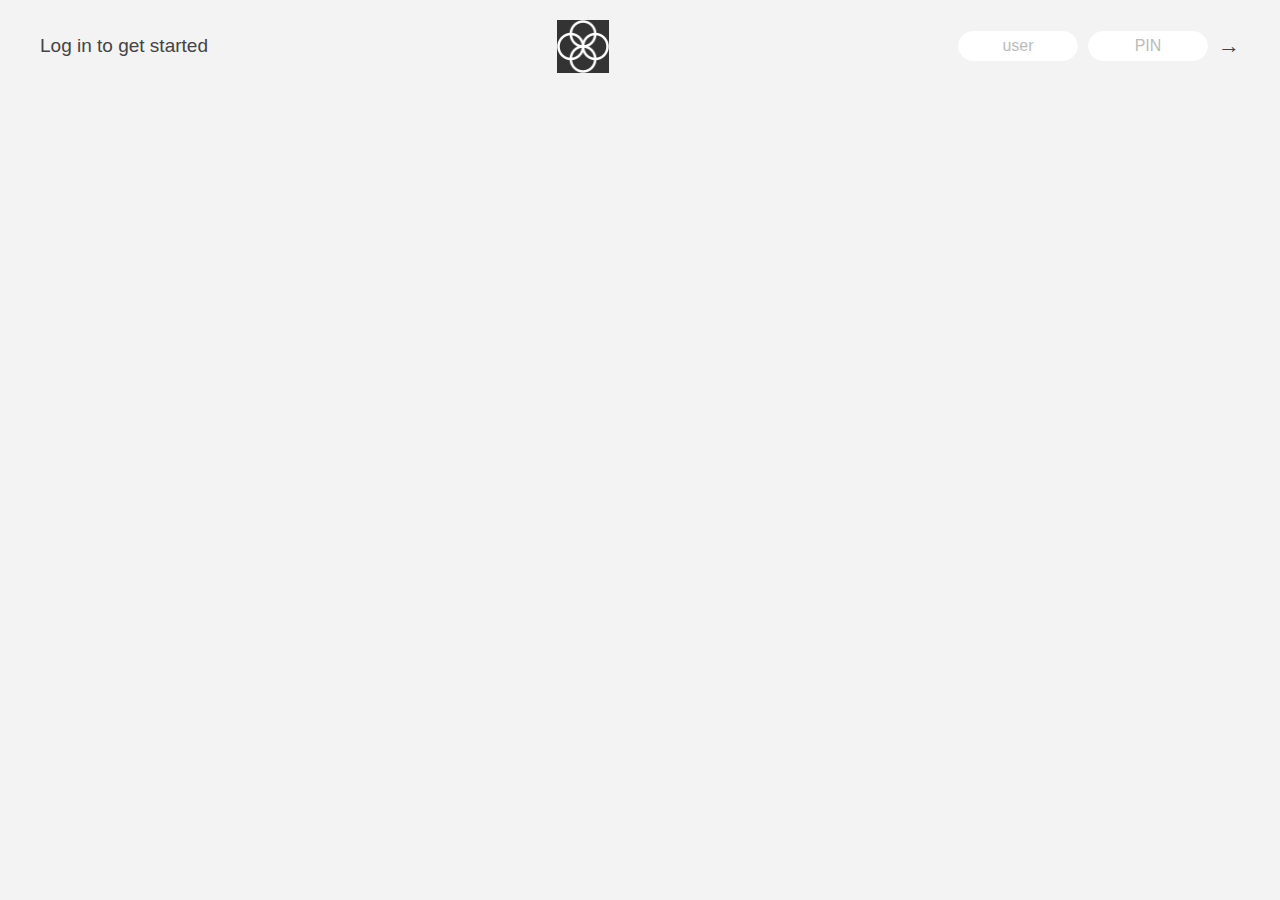
<file: BankistAPP/index.html>
<!DOCTYPE html>
<html lang="en">
<head>
    <meta charset="UTF-8">
    <meta name="viewport" content="width=device-width, initial-scale=1.0">
    <title>Document</title>
    <link rel="stylesheet" href="./style.css">
</head>
<body>

    <nav>
        <p class="welcome">Log in to get started</p>
        <img src="images/icon.png" alt="Logo" class="logo" />
        <form class="login">
          <input
            type="text"
            placeholder="user"
            class="login__input login__input--user"
          />
          <!-- In practice, use type="password" -->
          <input
            type="text"
            placeholder="PIN"
            maxlength="4"
            class="login__input login__input--pin"
          />
          <button class="login__btn">&rarr;</button>
        </form>
      </nav>
  
      <main class="app">
        <!-- BALANCE -->
        <div class="balance">
          <div>
            <p class="balance__label">Current balance</p>
            <p class="balance__date">
              As of <span class="date">05/03/2037</span>
            </p>
          </div>
          <p class="balance__value">0000€</p>
        </div>
  
        <!-- MOVEMENTS -->
        <div class="movements">
          <div class="movements__row">
            <div class="movements__type movements__type--deposit">2 deposit</div>
            <div class="movements__date">3 days ago</div>
            <div class="movements__value">4 000€</div>
          </div>
          <div class="movements__row">
            <div class="movements__type movements__type--withdrawal">
              1 withdrawal
            </div>
            <div class="movements__date">24/01/2037</div>
            <div class="movements__value">-378€</div>
          </div>
        </div>
  
        <!-- SUMMARY -->
        <div class="summary">
          <p class="summary__label">In</p>
          <p class="summary__value summary__value--in">0000€</p>
          <p class="summary__label">Out</p>
          <p class="summary__value summary__value--out">0000€</p>
          <p class="summary__label">Interest</p>
          <p class="summary__value summary__value--interest">0000€</p>
          <button class="btn--sort">&downarrow; SORT</button>
        </div>
  
        <!-- OPERATION: TRANSFERS -->
        <div class="operation operation--transfer">
          <h2>Transfer money</h2>
          <form class="form form--transfer">
            <input type="text" class="form__input form__input--to" />
            <input type="number" class="form__input form__input--amount" />
            <button class="form__btn form__btn--transfer">&rarr;</button>
            <label class="form__label">Transfer to</label>
            <label class="form__label">Amount</label>
          </form>
        </div>
  
        <!-- OPERATION: LOAN -->
        <div class="operation operation--loan">
          <h2>Request loan</h2>
          <form class="form form--loan">
            <input type="number" class="form__input form__input--loan-amount" />
            <button class="form__btn form__btn--loan">&rarr;</button>
            <label class="form__label form__label--loan">Amount</label>
          </form>
        </div>
  
        <!-- OPERATION: CLOSE -->
        <div class="operation operation--close">
          <h2>Close account</h2>
          <form class="form form--close">
            <input type="text" class="form__input form__input--user" />
            <input
              type="password"
              maxlength="6"
              class="form__input form__input--pin"
            />
            <button class="form__btn form__btn--close">&rarr;</button>
            <label class="form__label">Confirm user</label>
            <label class="form__label">Confirm PIN</label>
          </form>
        </div>
  
        <!-- LOGOUT TIMER -->
        <p class="logout-timer">
          You will be logged out in <span class="timer">05:00</span>
        </p>
      </main>
  
      <!-- <footer>
        &copy; 
      </footer> -->
  
    <script src="./script.js"></script>
    
   
    
</body>
</html>
</file>
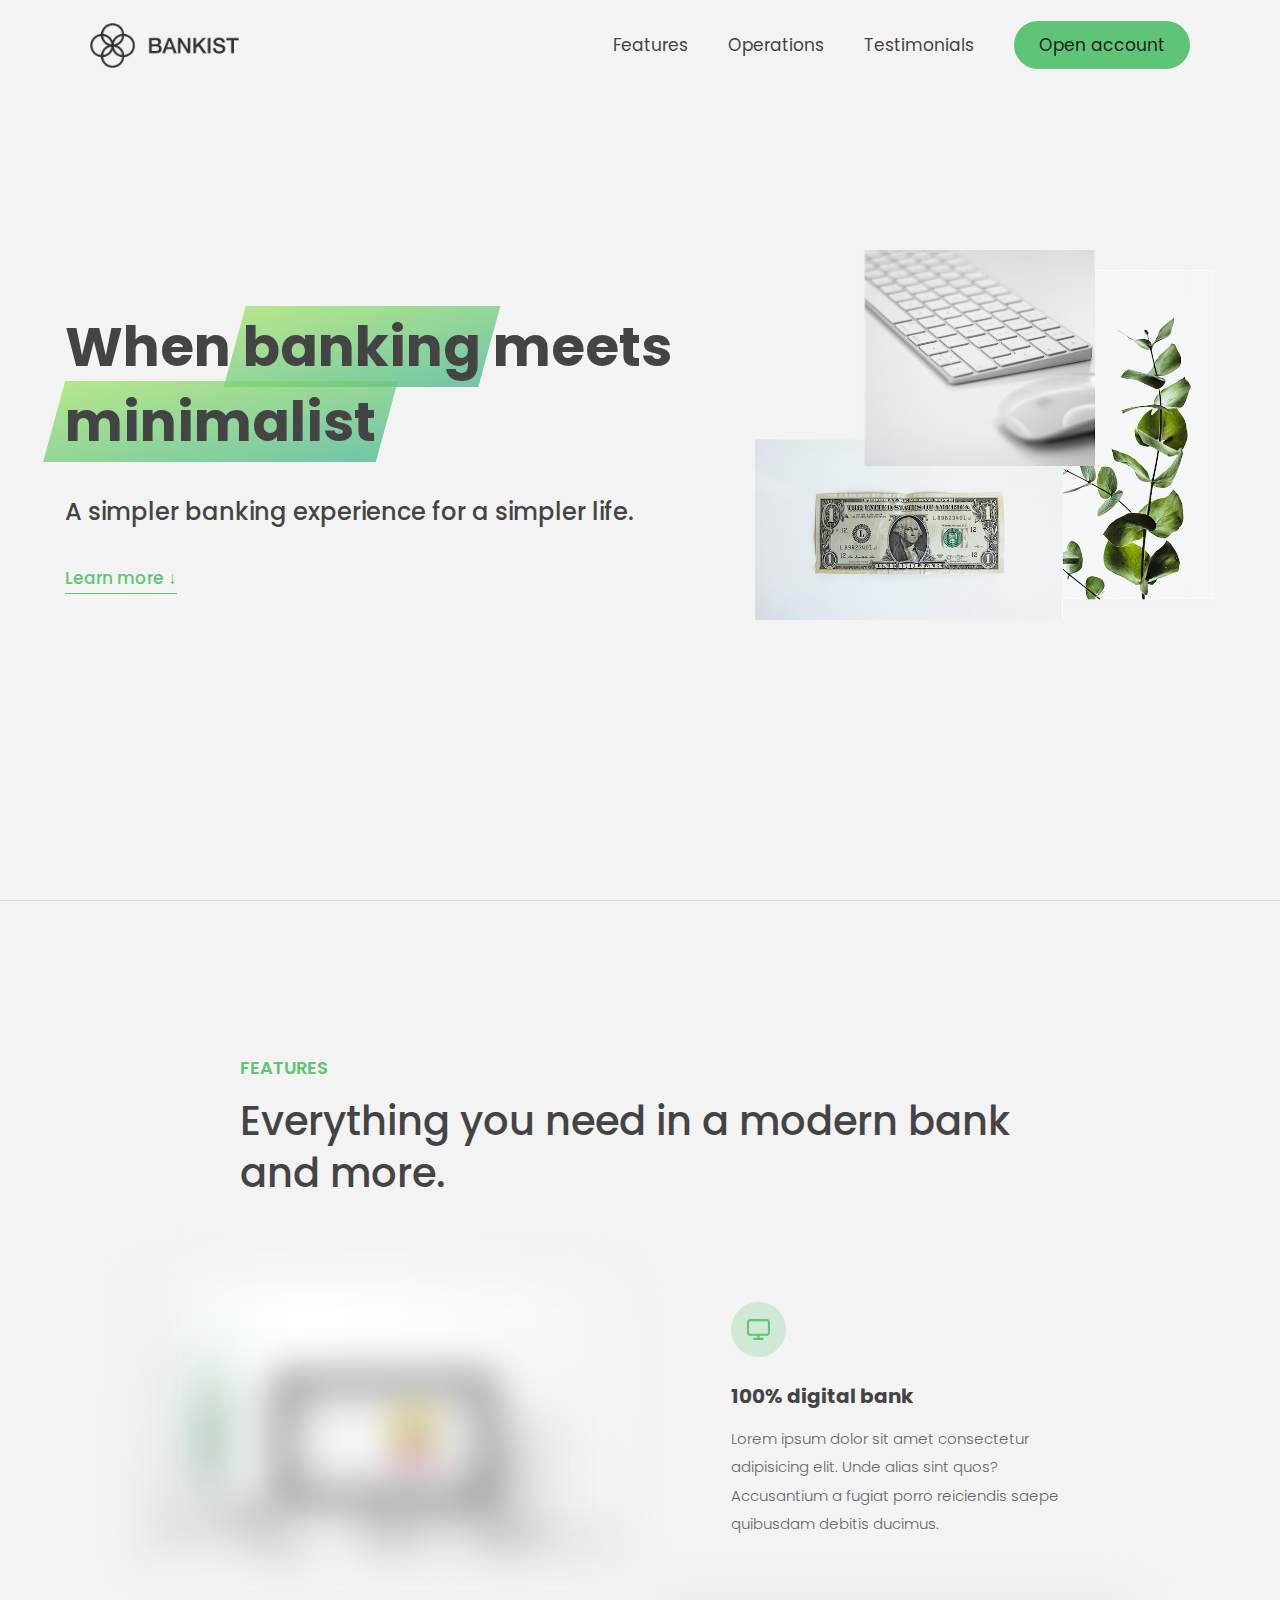
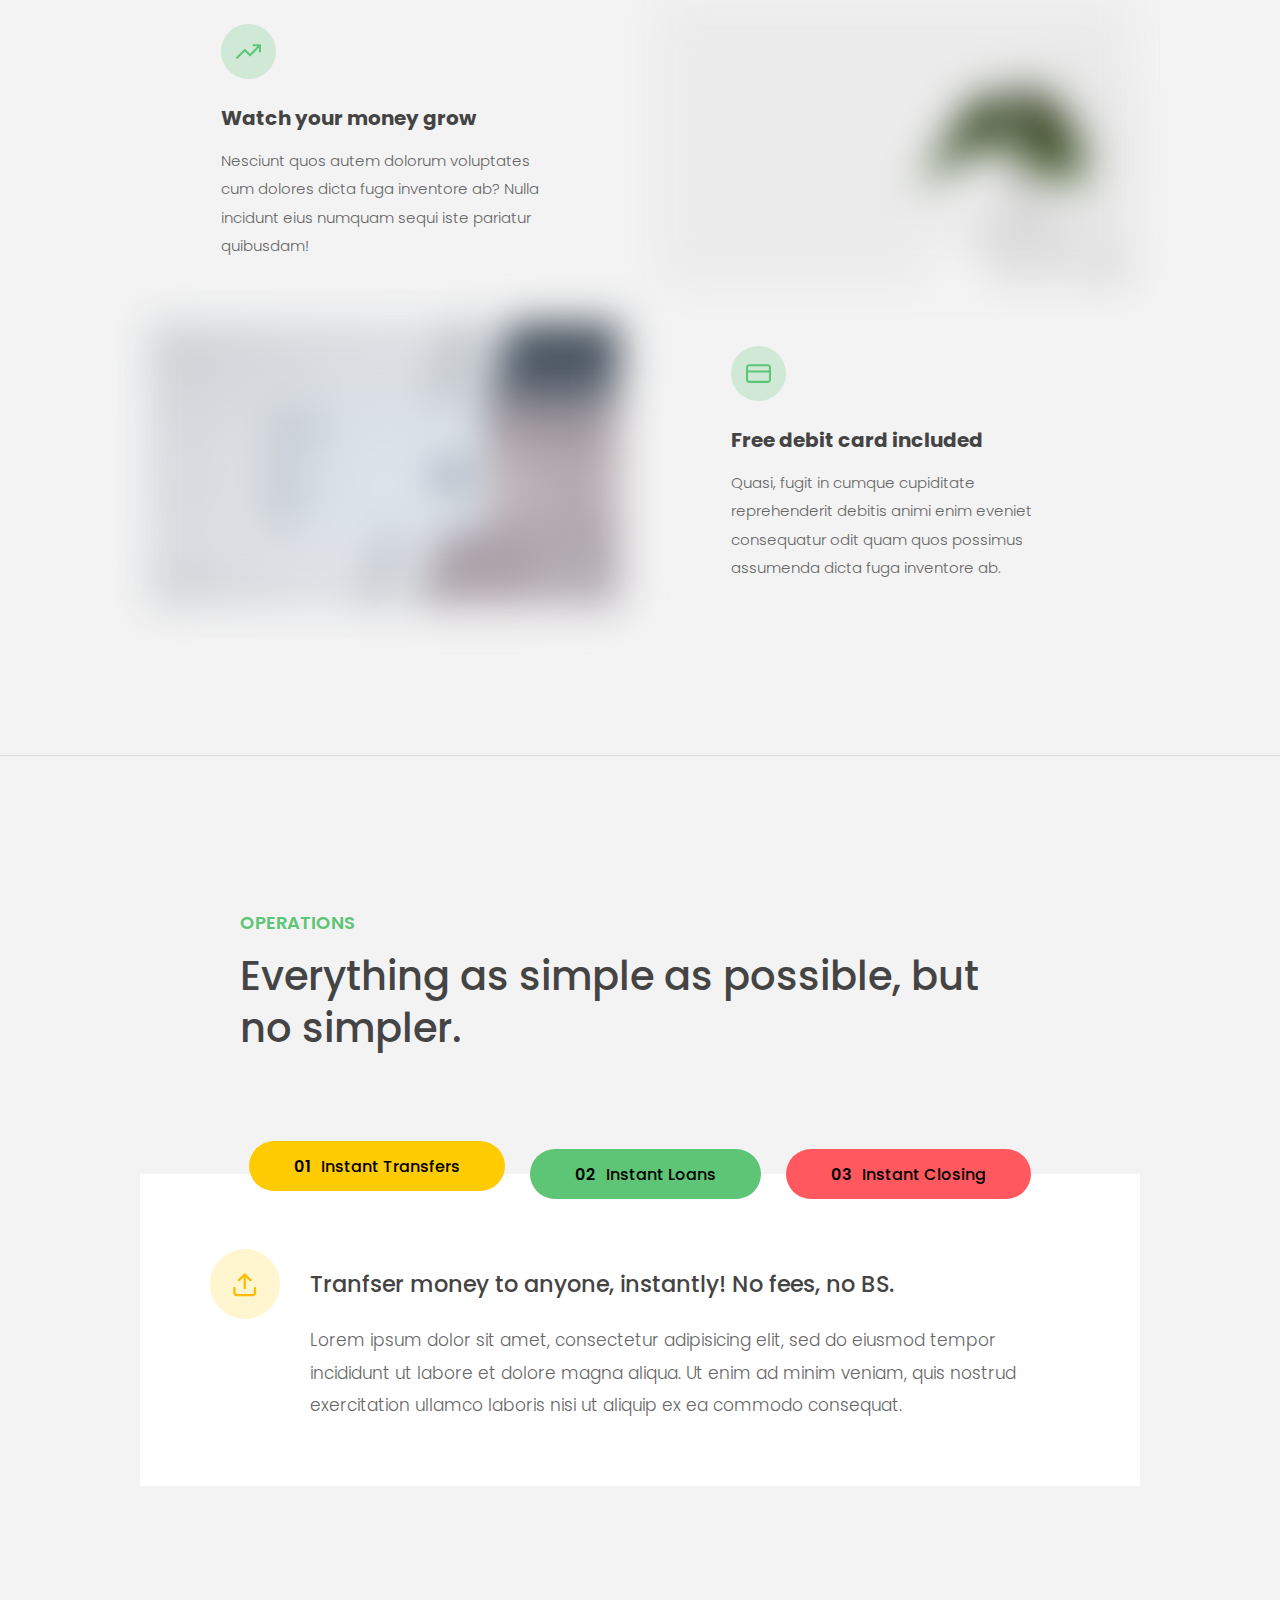
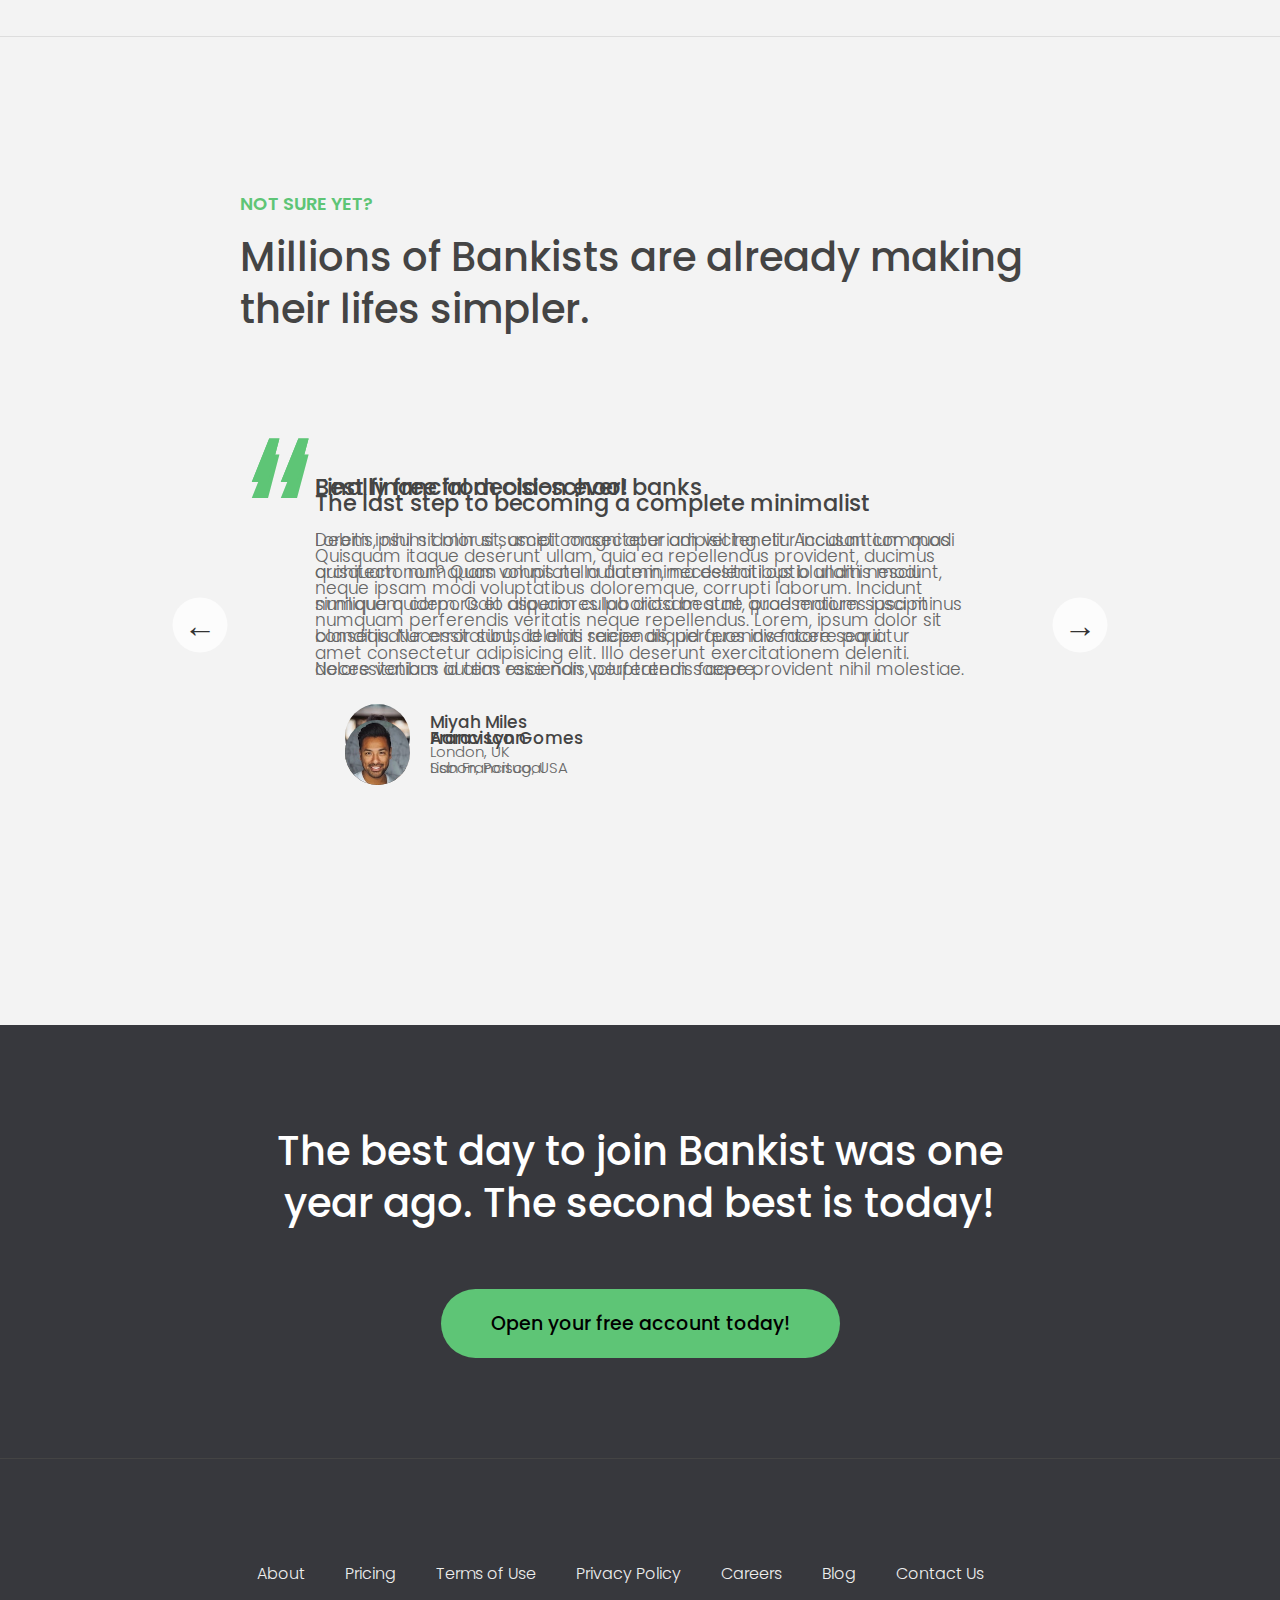
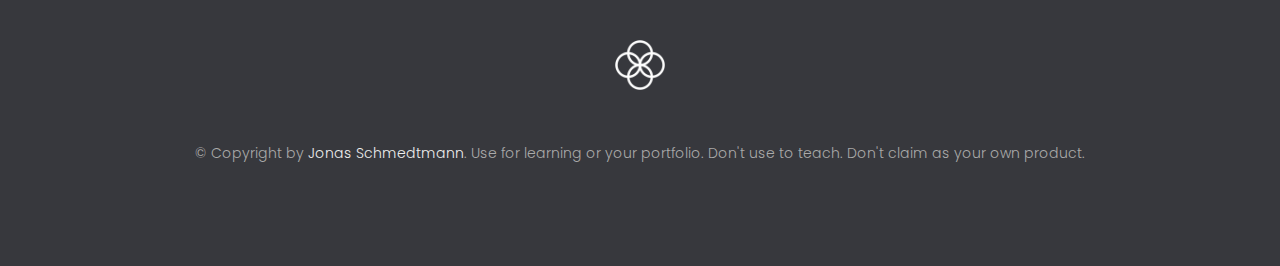
<file: MarketingApp/index.html>
<!DOCTYPE html>
<html lang="en">
  <head>
    <meta charset="UTF-8" />
    <meta name="viewport" content="width=device-width, initial-scale=1.0" />
    <meta http-equiv="X-UA-Compatible" content="ie=edge" />
    <link rel="shortcut icon" type="image/png" href="img/icon.png" />

    <link
      href="https://fonts.googleapis.com/css?family=Poppins:300,400,500,600&display=swap"
      rel="stylesheet"
    />
    <link rel="stylesheet" href="style.css" />
    <title>Bankist | When Banking meets Minimalist</title>

    <script defer src="script.js"></script>
  </head>
  <body>
    <header class="header">
      <nav class="nav">
        <img
          src="./Images/logo.png"
          alt="Bankist logo"
          class="nav__logo"
          id="logo"
        />
        <ul class="nav__links">
          <li class="nav__item">
            <a class="nav__link" href="#section--1">Features</a>
          </li>
          <li class="nav__item">
            <a class="nav__link" href="#section--2">Operations</a>
          </li>
          <li class="nav__item">
            <a class="nav__link" href="#section--3">Testimonials</a>
          </li>
          <li class="nav__item">
            <a class="nav__link nav__link--btn btn--show-modal" href="#"
              >Open account</a
            >
          </li>
        </ul>
      </nav>

      <div class="header__title">
        <!-- <h1 onclick="alert('HTML alert')"> -->
        <h1>
          When
          <!-- Green highlight effect -->
          <span class="highlight">banking</span>
          meets<br />
          <span class="highlight">minimalist</span>
        </h1>
        <h4>A simpler banking experience for a simpler life.</h4>
        <button class="btn--text btn--scroll-to">Learn more &DownArrow;</button>
        <img
          src="./Images/hero.png"
          class="header__img"
          alt="Minimalist bank items"
        />
      </div>
    </header>

    <section class="section" id="section--1">
      <div class="section__title">
        <h2 class="section__description">Features</h2>
        <h3 class="section__header">
          Everything you need in a modern bank and more.
        </h3>
      </div>

      <div class="features">
        <img
          src="./Images/digital-lazy.jpg"
          data-src="img/digital.jpg"
          alt="Computer"
          class="features__img lazy-img"
        />
        <div class="features__feature">
          <div class="features__icon">
            <svg>
              <use href="./Images/icons.svg#icon-monitor"></use>
            </svg>
          </div>
          <h5 class="features__header">100% digital bank</h5>
          <p>
            Lorem ipsum dolor sit amet consectetur adipisicing elit. Unde alias
            sint quos? Accusantium a fugiat porro reiciendis saepe quibusdam
            debitis ducimus.
          </p>
        </div>

        <div class="features__feature">
          <div class="features__icon">
            <svg>
              <use href="./Images/icons.svg#icon-trending-up"></use>
            </svg>
          </div>
          <h5 class="features__header">Watch your money grow</h5>
          <p>
            Nesciunt quos autem dolorum voluptates cum dolores dicta fuga
            inventore ab? Nulla incidunt eius numquam sequi iste pariatur
            quibusdam!
          </p>
        </div>
        <img
          src="./Images/grow-lazy.jpg"
          data-src="img/grow.jpg"
          alt="Plant"
          class="features__img lazy-img"
        />

        <img
          src="./Images/card-lazy.jpg"
          data-src="img/card.jpg"
          alt="Credit card"
          class="features__img lazy-img"
        />
        <div class="features__feature">
          <div class="features__icon">
            <svg>
              <use href="./Images/icons.svg#icon-credit-card"></use>
            </svg>
          </div>
          <h5 class="features__header">Free debit card included</h5>
          <p>
            Quasi, fugit in cumque cupiditate reprehenderit debitis animi enim
            eveniet consequatur odit quam quos possimus assumenda dicta fuga
            inventore ab.
          </p>
        </div>
      </div>
    </section>

    <section class="section" id="section--2">
      <div class="section__title">
        <h2 class="section__description">Operations</h2>
        <h3 class="section__header">
          Everything as simple as possible, but no simpler.
        </h3>
      </div>

      <div class="operations">
        <div class="operations__tab-container">
          <button
            class="btn operations__tab operations__tab--1 operations__tab--active"
            data-tab="1"
          >
            <span>01</span>Instant Transfers
          </button>
          <button class="btn operations__tab operations__tab--2" data-tab="2">
            <span>02</span>Instant Loans
          </button>
          <button class="btn operations__tab operations__tab--3" data-tab="3">
            <span>03</span>Instant Closing
          </button>
        </div>
        <div
          class="operations__content operations__content--1 operations__content--active"
        >
          <div class="operations__icon operations__icon--1">
            <svg>
              <use href="./Images/icons.svg#icon-upload"></use>
            </svg>
          </div>
          <h5 class="operations__header">
            Tranfser money to anyone, instantly! No fees, no BS.
          </h5>
          <p>
            Lorem ipsum dolor sit amet, consectetur adipisicing elit, sed do
            eiusmod tempor incididunt ut labore et dolore magna aliqua. Ut enim
            ad minim veniam, quis nostrud exercitation ullamco laboris nisi ut
            aliquip ex ea commodo consequat.
          </p>
        </div>

        <div class="operations__content operations__content--2">
          <div class="operations__icon operations__icon--2">
            <svg>
              <use href="./Images/icons.svg#icon-home"></use>
            </svg>
          </div>
          <h5 class="operations__header">
            Buy a home or make your dreams come true, with instant loans.
          </h5>
          <p>
            Duis aute irure dolor in reprehenderit in voluptate velit esse
            cillum dolore eu fugiat nulla pariatur. Excepteur sint occaecat
            cupidatat non proident, sunt in culpa qui officia deserunt mollit
            anim id est laborum.
          </p>
        </div>
        <div class="operations__content operations__content--3">
          <div class="operations__icon operations__icon--3">
            <svg>
              <use href="./Images/icons.svg#icon-user-x"></use>
            </svg>
          </div>
          <h5 class="operations__header">
            No longer need your account? No problem! Close it instantly.
          </h5>
          <p>
            Excepteur sint occaecat cupidatat non proident, sunt in culpa qui
            officia deserunt mollit anim id est laborum. Ut enim ad minim
            veniam, quis nostrud exercitation ullamco laboris nisi ut aliquip ex
            ea commodo consequat.
          </p>
        </div>
      </div>
    </section>

    <section class="section" id="section--3">
      <div class="section__title section__title--testimonials">
        <h2 class="section__description">Not sure yet?</h2>
        <h3 class="section__header">
          Millions of Bankists are already making their lifes simpler.
        </h3>
      </div>

      <div class="slider">
        <div class="slide">
          <div class="testimonial">
            <h5 class="testimonial__header">Best financial decision ever!</h5>
            <blockquote class="testimonial__text">
              Lorem ipsum dolor sit, amet consectetur adipisicing elit.
              Accusantium quas quisquam non? Quas voluptate nulla minima
              deleniti optio ullam nesciunt, numquam corporis et asperiores
              laboriosam sunt, praesentium suscipit blanditiis. Necessitatibus
              id alias reiciendis, perferendis facere pariatur dolore veniam
              autem esse non voluptatem saepe provident nihil molestiae.
            </blockquote>
            <address class="testimonial__author">
              <img src="./Images/user-1.jpg" alt="" class="testimonial__photo" />
              <h6 class="testimonial__name">Aarav Lynn</h6>
              <p class="testimonial__location">San Francisco, USA</p>
            </address>
          </div>
        </div>

        <div class="slide">
          <div class="testimonial">
            <h5 class="testimonial__header">
              The last step to becoming a complete minimalist
            </h5>
            <blockquote class="testimonial__text">
              Quisquam itaque deserunt ullam, quia ea repellendus provident,
              ducimus neque ipsam modi voluptatibus doloremque, corrupti
              laborum. Incidunt numquam perferendis veritatis neque repellendus.
              Lorem, ipsum dolor sit amet consectetur adipisicing elit. Illo
              deserunt exercitationem deleniti.
            </blockquote>
            <address class="testimonial__author">
              <img src="./Images/user-2.jpg" alt="" class="testimonial__photo" />
              <h6 class="testimonial__name">Miyah Miles</h6>
              <p class="testimonial__location">London, UK</p>
            </address>
          </div>
        </div>

        <div class="slide">
          <div class="testimonial">
            <h5 class="testimonial__header">
              Finally free from old-school banks
            </h5>
            <blockquote class="testimonial__text">
              Debitis, nihil sit minus suscipit magni aperiam vel tenetur
              incidunt commodi architecto numquam omnis nulla autem,
              necessitatibus blanditiis modi similique quidem. Odio aliquam
              culpa dicta beatae quod maiores ipsa minus consequatur error sunt,
              deleniti saepe aliquid quos inventore sequi. Necessitatibus id
              alias reiciendis, perferendis facere.
            </blockquote>
            <address class="testimonial__author">
              <img src="./Images/user-3.jpg" alt="" class="testimonial__photo" />
              <h6 class="testimonial__name">Francisco Gomes</h6>
              <p class="testimonial__location">Lisbon, Portugal</p>
            </address>
          </div>
        </div>

        <button class="slider__btn slider__btn--left">&larr;</button>
        <button class="slider__btn slider__btn--right">&rarr;</button>
        <div class="dots"></div>
      </div>
    </section>

    <section class="section section--sign-up">
      <div class="section__title">
        <h3 class="section__header">
          The best day to join Bankist was one year ago. The second best is
          today!
        </h3>
      </div>
      <button class="btn btn--show-modal">Open your free account today!</button>
    </section>

    <footer class="footer">
      <ul class="footer__nav">
        <li class="footer__item">
          <a class="footer__link" href="#">About</a>
        </li>
        <li class="footer__item">
          <a class="footer__link" href="#">Pricing</a>
        </li>
        <li class="footer__item">
          <a class="footer__link" href="#">Terms of Use</a>
        </li>
        <li class="footer__item">
          <a class="footer__link" href="#">Privacy Policy</a>
        </li>
        <li class="footer__item">
          <a class="footer__link" href="#">Careers</a>
        </li>
        <li class="footer__item">
          <a class="footer__link" href="#">Blog</a>
        </li>
        <li class="footer__item">
          <a class="footer__link" href="#">Contact Us</a>
        </li>
      </ul>
      <img src="./Images/icon.png" alt="Logo" class="footer__logo" />
      <p class="footer__copyright">
        &copy; Copyright by
        <a
          class="footer__link twitter-link"
          target="_blank"
          href="https://twitter.com/jonasschmedtman"
          >Jonas Schmedtmann</a
        >. Use for learning or your portfolio. Don't use to teach. Don't claim
        as your own product.
      </p>
    </footer>

    <div class="modal hidden">
      <button class="btn--close-modal">&times;</button>
      <h2 class="modal__header">
        Open your bank account <br />
        in just <span class="highlight">5 minutes</span>
      </h2>
      <form class="modal__form">
        <label>First Name</label>
        <input type="text" />
        <label>Last Name</label>
        <input type="text" />
        <label>Email Address</label>
        <input type="email" />
        <button class="btn">Next step &rarr;</button>
      </form>
    </div>
    <div class="overlay hidden"></div>

    <script src="script.js"></script>
  </body>
</html>
</file>
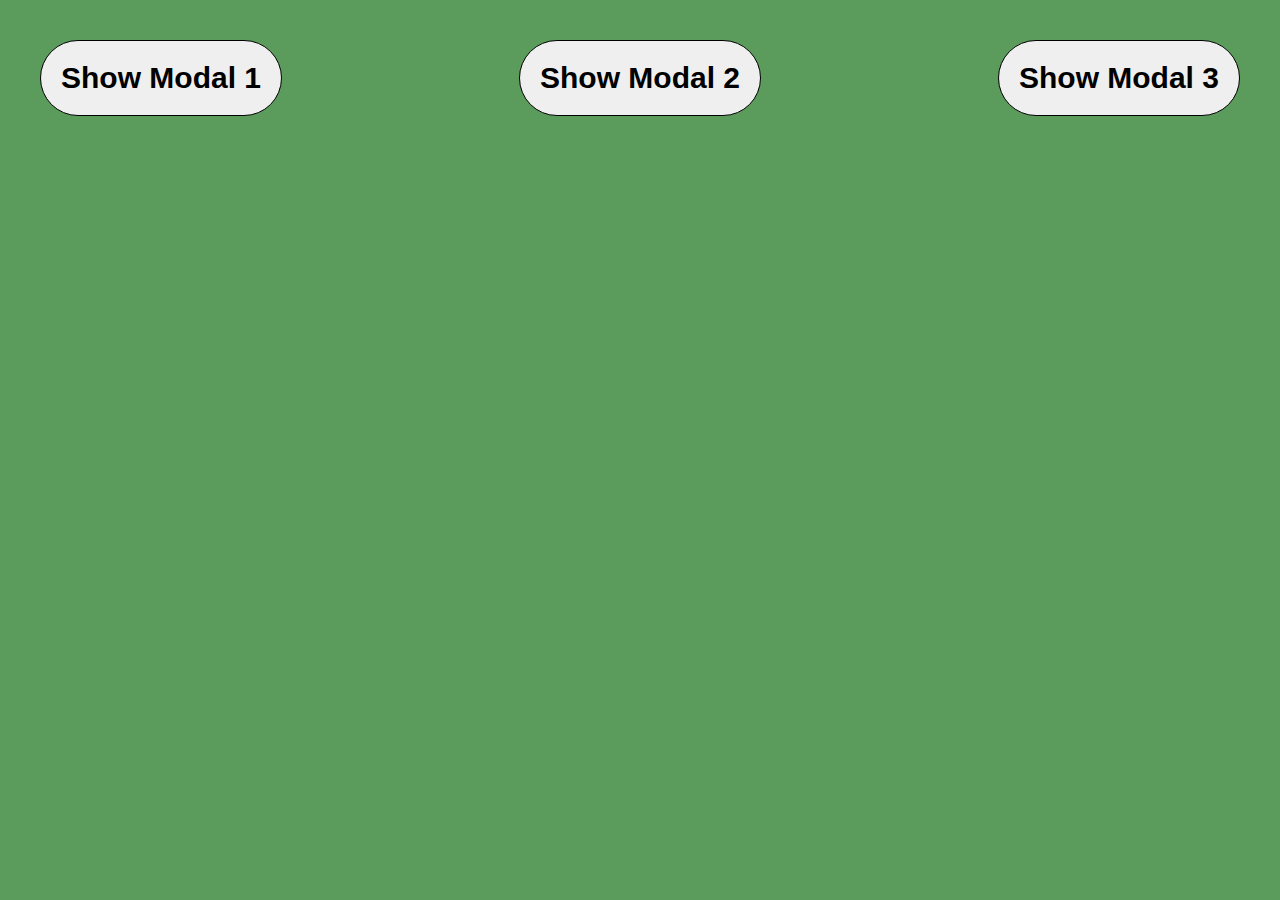
<file: Modal_Window/index.html>
<!DOCTYPE html>
<html lang="en">
<head>
    <meta charset="UTF-8">
    <meta name="viewport" content="width=device-width, initial-scale=1.0">
    <title>UI-Design</title>
    <link rel="stylesheet" href="./style.css">
</head>
<body>
    <div class="navigation-bar">
       <button class="nav-btn">Show Modal 1 </button>
       <button class="nav-btn">Show Modal 2</button>
       <button class="nav-btn">Show Modal 3 </button>
    </div>

    <div class="modal hidden">
        <div class="header">
            <h1 class="heading"> I am a modal window</h1>
            <button class="cancel-btn">&times</button>
        </div>
       
        <p class="hidden-content">Lorem ipsum dolor sit amet consectetur adipisicing elit. Hic molestias itaque voluptatibus minus suscipit id eius impedit dignissimos rem maxime provident, voluptate, incidunt ad non praesentium velit eveniet modi recusandae laboriosam sit sint distinctio nihil. Doloremque nobis suscipit corrupti aut? Accusantium laudantium cum alias perferendis quibusdam, deleniti maiores voluptatibus adipisci?</p>
    </div>
    <div class="overLay"></div>
    <script src="./script.js"></script>
    
</body>
</html>
</file>
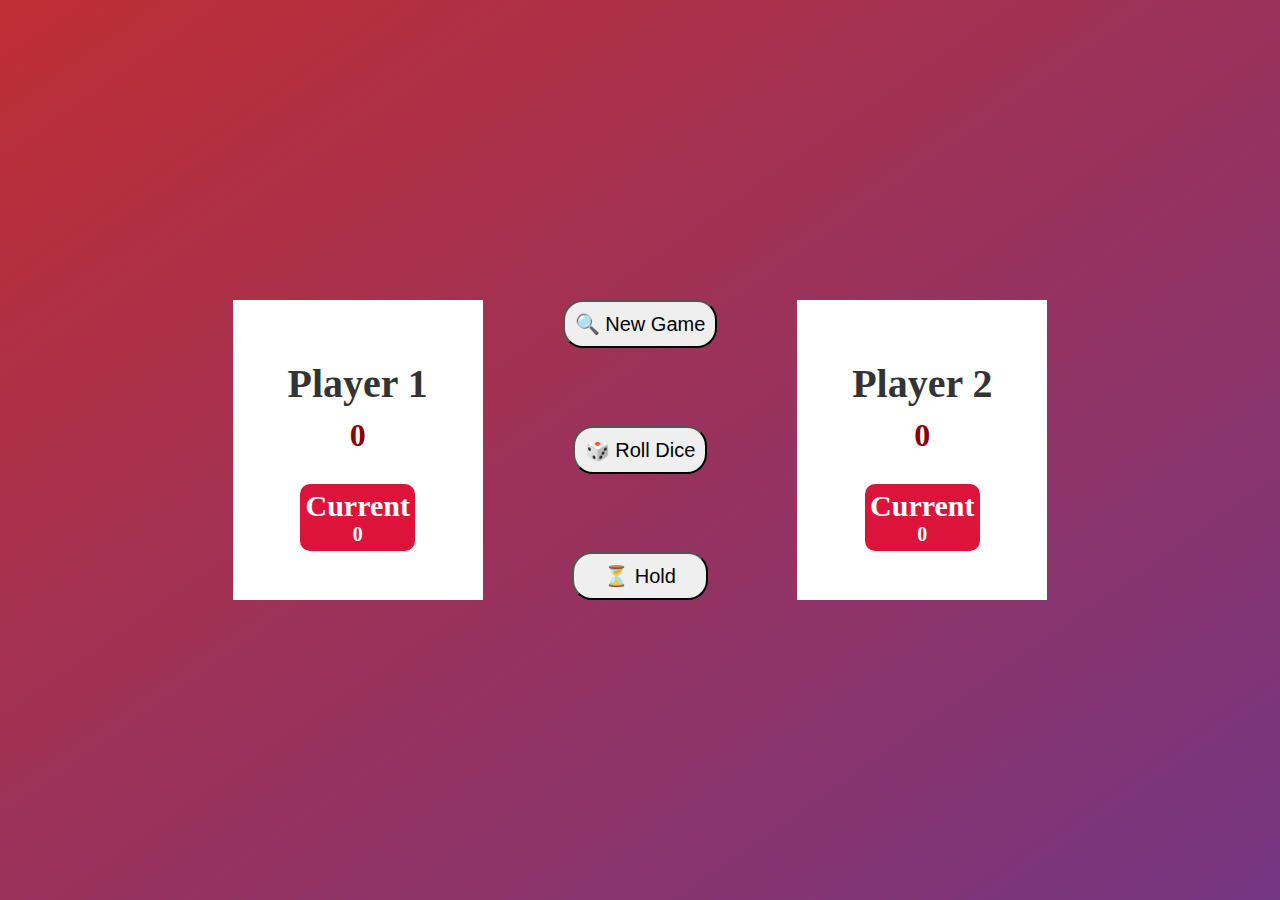
<file: PigGame/index.html>
<!DOCTYPE html>
<html lang="en">
<head>
    <meta charset="UTF-8">
    <meta name="viewport" content="width=device-width, initial-scale=1.0">
    <title>Dice Game</title>
    <link rel="stylesheet" href="./style.css">
</head>
<body>

    <main>
        <section class="player-1">
            <h2 class="win-1"></h2>
            <h1>Player 1</h1>
            <p class="player-1-score">43</p>
            <div class="current">
                <h2 class="current-1">Current</h2>
                <p class="current-1-score">0</p>
            </div>
        </section>

        <section class="btn-section">
            <button class="newgame-btn">🔍 New Game</button>
            <img src="./images/dice-six-faces-5.png" alt="dice rolling" class="dice">
            <button class="rolldice-btn">🎲 Roll Dice</button>
            <button class="hold-btn">⏳ Hold</button>
        </section>
        
       
        <section class="player-2">
            <h2 class="win-2"></h2>
            <h1>Player 2</h1>
            <p class="player-2-score">24</p>
            <div class="current">
                <h2 class="current-2">Current</h2>
                <p class="current-2-score">0</p>
            </div>
        </section>
    
       
    </main>
    <script src="./script.js"></script>
    
    
</body>
</html>
</file>
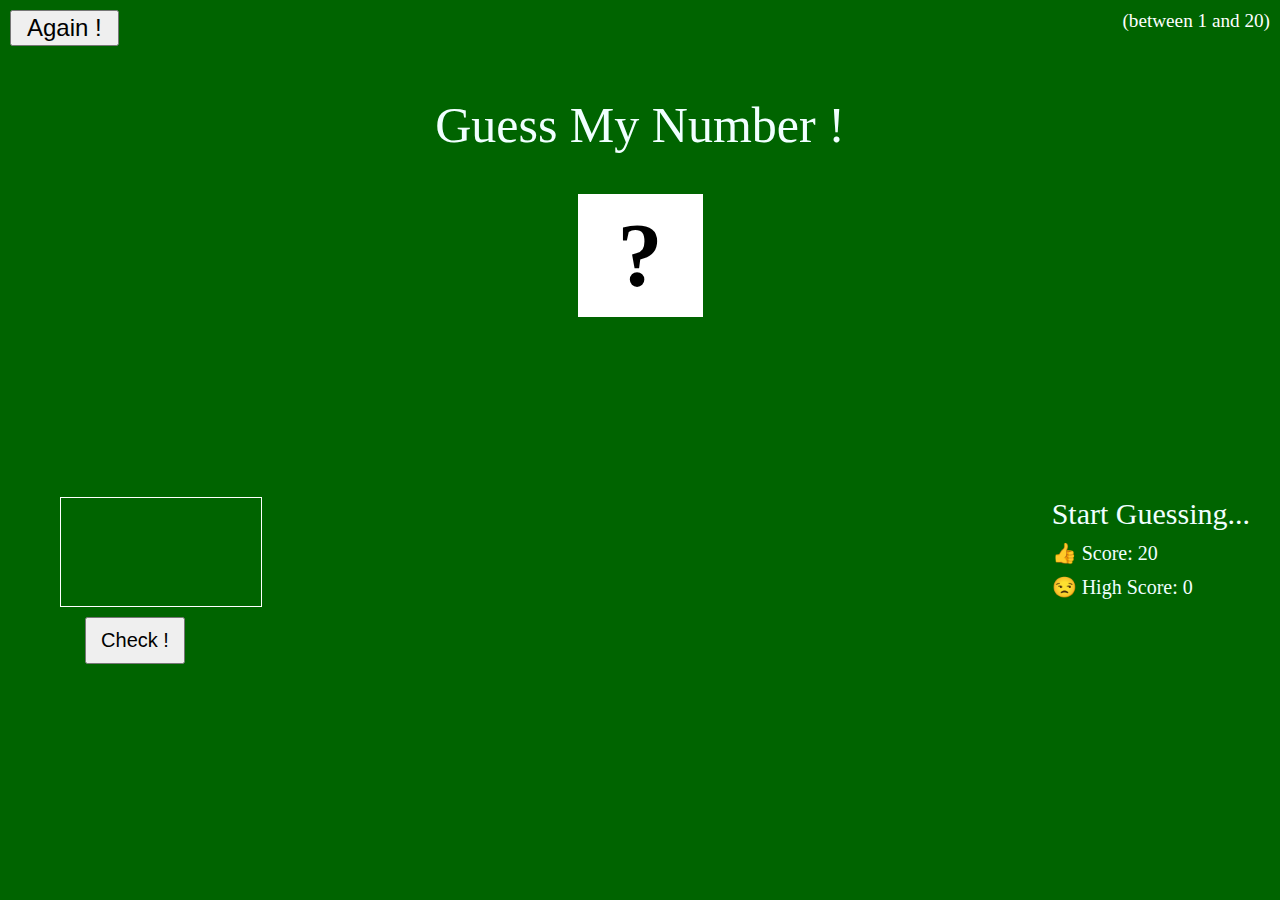
<file: Project_GuessMyNumber/index.html>
<!DOCTYPE html>
<html lang="en">
<head>
    <meta charset="UTF-8">
    <meta name="viewport" content="width=device-width, initial-scale=1.0">
    <title>Guess My Number</title>
    <link rel="stylesheet" href="./style.css">
</head>
<body><header>
    <div class="header">
        <div>
            <button id="again-btn">Again !</button>
        </div>
        <p id="between">(between 1 and 20)</p>
    </div>
    <div class="middle-part">
        <h1 class="heading">Guess My Number !</h1>
        <div class="number">
            <h1 class="user-number">?</h1>
        </div>
    </div>
</header>

<main>
    <section id="left">
        <input type="number" class="guess">
        <button class="check-btn">Check !</button>
    
    </section>
    
    <section id="right">
        <h3 class="guessing-heading">Start Guessing...</h3>
        <h5 class="score"> 👍 Score: <span id="score">20</span></h5>
        <h5 class="score"> 😒 High Score: <span id="high-score">0</span></h5>
    </section>
</main>
<script src="./script.js"></script>
    
</body>
</html>
</file>
<file: BankistAPP/style.css>
* {
    margin: 0;
    padding: 0;
    box-sizing: inherit;
  }
  
  html {
    font-size: 62.5%;
    box-sizing: border-box;
  }
  
  body {
    font-family: 'Poppins', sans-serif;
    color: #444;
    background-color: #f3f3f3;
    height: 100vh;
    padding: 2rem;
  }
  
  nav {
    display: flex;
    justify-content: space-between;
    align-items: center;
    padding: 0 2rem;
  }
  
  .welcome {
    font-size: 1.9rem;
    font-weight: 500;
  }
  
  .logo {
    height: 5.25rem;
    background-color: #333;
  }
  
  .login {
    display: flex;
  }
  
  .login__input {
    border: none;
    padding: 0.5rem 2rem;
    font-size: 1.6rem;
    font-family: inherit;
    text-align: center;
    width: 12rem;
    border-radius: 10rem;
    margin-right: 1rem;
    color: inherit;
    border: 1px solid #fff;
    transition: all 0.3s;
  }
  
  .login__input:focus {
    outline: none;
    border: 1px solid #ccc;
  }
  
  .login__input::placeholder {
    color: #bbb;
  }
  
  .login__btn {
    border: none;
    background: none;
    font-size: 2.2rem;
    color: inherit;
    cursor: pointer;
    transition: all 0.3s;
  }
  
  .login__btn:hover,
  .login__btn:focus,
  .btn--sort:hover,
  .btn--sort:focus {
    outline: none;
    color: #777;
  }
  
  /* MAIN */
  .app {
    position: relative;
    max-width: 100rem;
    margin: 4rem auto;
    display: grid;
    grid-template-columns: 4fr 3fr;
    grid-template-rows: auto repeat(3, 15rem) auto;
    gap: 2rem;
  
    /* NOTE This creates the fade in/out anumation */
    opacity: 0;
    transition: all 1s;
  }
  
  .balance {
    grid-column: 1 / span 2;
    display: flex;
    align-items: flex-end;
    justify-content: space-between;
    margin-bottom: 2rem;
  }
  
  .balance__label {
    font-size: 2.2rem;
    font-weight: 500;
    margin-bottom: -0.2rem;
  }
  
  .balance__date {
    font-size: 1.4rem;
    color: #888;
  }
  
  .balance__value {
    font-size: 4.5rem;
    font-weight: 400;
  }
  
  /* MOVEMENTS */
  .movements {
    grid-row: 2 / span 3;
    background-color: #fff;
    border-radius: 1rem;
    overflow: scroll;
  }
  
  .movements__row {
    padding: 2.25rem 4rem;
    display: flex;
    align-items: center;
    border-bottom: 1px solid #eee;
  }
  
  .movements__type {
    font-size: 1.1rem;
    text-transform: uppercase;
    font-weight: 500;
    color: #fff;
    padding: 0.1rem 1rem;
    border-radius: 10rem;
    margin-right: 2rem;
  }
  
  .movements__date {
    font-size: 1.1rem;
    text-transform: uppercase;
    font-weight: 500;
    color: #666;
  }
  
  .movements__type--deposit {
    background-image: linear-gradient(to top left, #39b385, #9be15d);
  }
  
  .movements__type--withdrawal {
    background-image: linear-gradient(to top left, #e52a5a, #ff585f);
  }
  
  .movements__value {
    font-size: 1.7rem;
    margin-left: auto;
  }
  
  /* SUMMARY */
  .summary {
    grid-row: 5 / 6;
    display: flex;
    align-items: baseline;
    padding: 0 0.3rem;
    margin-top: 1rem;
  }
  
  .summary__label {
    font-size: 1.2rem;
    font-weight: 500;
    text-transform: uppercase;
    margin-right: 0.8rem;
  }
  
  .summary__value {
    font-size: 2.2rem;
    margin-right: 2.5rem;
  }
  
  .summary__value--in,
  .summary__value--interest {
    color: #66c873;
  }
  
  .summary__value--out {
    color: #f5465d;
  }
  
  .btn--sort {
    margin-left: auto;
    border: none;
    background: none;
    font-size: 1.3rem;
    font-weight: 500;
    cursor: pointer;
  }
  
  /* OPERATIONS */
  .operation {
    border-radius: 1rem;
    padding: 3rem 4rem;
    color: #333;
  }
  
  .operation--transfer {
    background-image: linear-gradient(to top left, #ffb003, #ffcb03);
  }
  
  .operation--loan {
    background-image: linear-gradient(to top left, #39b385, #9be15d);
  }
  
  .operation--close {
    background-image: linear-gradient(to top left, #e52a5a, #ff585f);
  }
  
  h2 {
    margin-bottom: 1.5rem;
    font-size: 1.7rem;
    font-weight: 600;
    color: #333;
  }
  
  .form {
    display: grid;
    grid-template-columns: 2.5fr 2.5fr 1fr;
    grid-template-rows: auto auto;
    gap: 0.4rem 1rem;
  }
  
  /* Exceptions for interst */
  .form.form--loan {
    grid-template-columns: 2.5fr 1fr 2.5fr;
  }
  .form__label--loan {
    grid-row: 2;
  }
  /* End exceptions */
  
  .form__input {
    width: 100%;
    border: none;
    background-color: rgba(255, 255, 255, 0.4);
    font-family: inherit;
    font-size: 1.5rem;
    text-align: center;
    color: #333;
    padding: 0.3rem 1rem;
    border-radius: 0.7rem;
    transition: all 0.3s;
  }
  
  .form__input:focus {
    outline: none;
    background-color: rgba(255, 255, 255, 0.6);
  }
  
  .form__label {
    font-size: 1.3rem;
    text-align: center;
  }
  
  .form__btn {
    border: none;
    border-radius: 0.7rem;
    font-size: 1.8rem;
    background-color: #fff;
    cursor: pointer;
    transition: all 0.3s;
  }
  
  .form__btn:focus {
    outline: none;
    background-color: rgba(255, 255, 255, 0.8);
  }
  
  .logout-timer {
    padding: 0 0.3rem;
    margin-top: 1.9rem;
    text-align: right;
    font-size: 1.25rem;
  }
  
  .timer {
    font-weight: 600;
  }
</file>
<file: MarketingApp/style.css>
/* The page is NOT responsive. You can implement responsiveness yourself if you wanna have some fun 😃 */

:root {
    --color-primary: #5ec576;
    --color-secondary: #ffcb03;
    --color-tertiary: #ff585f;
    --color-primary-darker: #4bbb7d;
    --color-secondary-darker: #ffbb00;
    --color-tertiary-darker: #fd424b;
    --color-primary-opacity: #5ec5763a;
    --color-secondary-opacity: #ffcd0331;
    --color-tertiary-opacity: #ff58602d;
    --gradient-primary: linear-gradient(to top left, #39b385, #9be15d);
    --gradient-secondary: linear-gradient(to top left, #ffb003, #ffcb03);
  }
  
  * {
    margin: 0;
    padding: 0;
    box-sizing: inherit;
  }
  
  html {
    font-size: 62.5%;
    box-sizing: border-box;
  }
  
  body {
    font-family: 'Poppins', sans-serif;
    font-weight: 300;
    color: #444;
    line-height: 1.9;
    background-color: #f3f3f3;
  }
  
  /* GENERAL ELEMENTS */
  .section {
    padding: 15rem 3rem;
    border-top: 1px solid #ddd;
  
    transition: transform 1s, opacity 1s;
  }
  
  .section--hidden {
    opacity: 0;
    transform: translateY(8rem);
  }
  
  .section__title {
    max-width: 80rem;
    margin: 0 auto 8rem auto;
  }
  
  .section__description {
    font-size: 1.8rem;
    font-weight: 600;
    text-transform: uppercase;
    color: var(--color-primary);
    margin-bottom: 1rem;
  }
  
  .section__header {
    font-size: 4rem;
    line-height: 1.3;
    font-weight: 500;
  }
  
  .btn {
    display: inline-block;
    background-color: var(--color-primary);
    font-size: 1.6rem;
    font-family: inherit;
    font-weight: 500;
    border: none;
    padding: 1.25rem 4.5rem;
    border-radius: 10rem;
    cursor: pointer;
    transition: all 0.3s;
  }
  
  .btn:hover {
    background-color: var(--color-primary-darker);
  }
  
  .btn--text {
    display: inline-block;
    background: none;
    font-size: 1.7rem;
    font-family: inherit;
    font-weight: 500;
    color: var(--color-primary);
    border: none;
    border-bottom: 1px solid currentColor;
    padding-bottom: 2px;
    cursor: pointer;
    transition: all 0.3s;
  }
  
  p {
    color: #666;
  }
  
  /* This is BAD for accessibility! Don't do in the real world! */
  button:focus {
    outline: none;
  }
  
  img {
    transition: filter 0.5s;
  }
  
  .lazy-img {
    filter: blur(20px);
  }
  
  /* NAVIGATION */
  .nav {
    display: flex;
    justify-content: space-between;
    align-items: center;
    height: 9rem;
    width: 100%;
    padding: 0 6rem;
    z-index: 100;
  }
  
  /* nav and stickly class at the same time */
  .nav.sticky {
    position: fixed;
    background-color: rgba(255, 255, 255, 0.95);
  }
  
  .nav__logo {
    height: 4.5rem;
    transition: all 0.3s;
  }
  
  .nav__links {
    display: flex;
    align-items: center;
    list-style: none;
  }
  
  .nav__item {
    margin-left: 4rem;
  }
  
  .nav__link:link,
  .nav__link:visited {
    font-size: 1.7rem;
    font-weight: 400;
    color: inherit;
    text-decoration: none;
    display: block;
    transition: all 0.3s;
  }
  
  .nav__link--btn:link,
  .nav__link--btn:visited {
    padding: 0.8rem 2.5rem;
    border-radius: 3rem;
    background-color: var(--color-primary);
    color: #222;
  }
  
  .nav__link--btn:hover,
  .nav__link--btn:active {
    color: inherit;
    background-color: var(--color-primary-darker);
    color: #333;
  }
  
  /* HEADER */
  .header {
    padding: 0 3rem;
    height: 100vh;
    display: flex;
    flex-direction: column;
    align-items: center;
  }
  
  .header__title {
    flex: 1;
  
    max-width: 115rem;
    display: grid;
    grid-template-columns: 3fr 2fr;
    row-gap: 3rem;
    align-content: center;
    justify-content: center;
  
    align-items: start;
    justify-items: start;
  }
  
  h1 {
    font-size: 5.5rem;
    line-height: 1.35;
  }
  
  h4 {
    font-size: 2.4rem;
    font-weight: 500;
  }
  
  .header__img {
    width: 100%;
    grid-column: 2 / 3;
    grid-row: 1 / span 4;
    transform: translateY(-6rem);
  }
  
  .highlight {
    position: relative;
  }
  
  .highlight::after {
    display: block;
    content: '';
    position: absolute;
    bottom: 0;
    left: 0;
    height: 100%;
    width: 100%;
    z-index: -1;
    opacity: 0.7;
    transform: scale(1.07, 1.05) skewX(-15deg);
    background-image: var(--gradient-primary);
  }
  
  /* FEATURES */
  .features {
    display: grid;
    grid-template-columns: 1fr 1fr;
    gap: 4rem;
    margin: 0 12rem;
  }
  
  .features__img {
    width: 100%;
  }
  
  .features__feature {
    align-self: center;
    justify-self: center;
    width: 70%;
    font-size: 1.5rem;
  }
  
  .features__icon {
    display: flex;
    align-items: center;
    justify-content: center;
    background-color: var(--color-primary-opacity);
    height: 5.5rem;
    width: 5.5rem;
    border-radius: 50%;
    margin-bottom: 2rem;
  }
  
  .features__icon svg {
    height: 2.5rem;
    width: 2.5rem;
    fill: var(--color-primary);
  }
  
  .features__header {
    font-size: 2rem;
    margin-bottom: 1rem;
  }
  
  /* OPERATIONS */
  .operations {
    max-width: 100rem;
    margin: 12rem auto 0 auto;
  
    background-color: #fff;
  }
  
  .operations__tab-container {
    display: flex;
    justify-content: center;
  }
  
  .operations__tab {
    margin-right: 2.5rem;
    transform: translateY(-50%);
  }
  
  .operations__tab span {
    margin-right: 1rem;
    font-weight: 600;
    display: inline-block;
  }
  
  .operations__tab--1 {
    background-color: var(--color-secondary);
  }
  
  .operations__tab--1:hover {
    background-color: var(--color-secondary-darker);
  }
  
  .operations__tab--3 {
    background-color: var(--color-tertiary);
    margin: 0;
  }
  
  .operations__tab--3:hover {
    background-color: var(--color-tertiary-darker);
  }
  
  .operations__tab--active {
    transform: translateY(-66%);
  }
  
  .operations__content {
    display: none;
  
    /* JUST PRESENTATIONAL */
    font-size: 1.7rem;
    padding: 2.5rem 7rem 6.5rem 7rem;
  }
  
  .operations__content--active {
    display: grid;
    grid-template-columns: 7rem 1fr;
    column-gap: 3rem;
    row-gap: 0.5rem;
  }
  
  .operations__header {
    font-size: 2.25rem;
    font-weight: 500;
    align-self: center;
  }
  
  .operations__icon {
    display: flex;
    align-items: center;
    justify-content: center;
    height: 7rem;
    width: 7rem;
    border-radius: 50%;
  }
  
  .operations__icon svg {
    height: 2.75rem;
    width: 2.75rem;
  }
  
  .operations__content p {
    grid-column: 2;
  }
  
  .operations__icon--1 {
    background-color: var(--color-secondary-opacity);
  }
  .operations__icon--2 {
    background-color: var(--color-primary-opacity);
  }
  .operations__icon--3 {
    background-color: var(--color-tertiary-opacity);
  }
  .operations__icon--1 svg {
    fill: var(--color-secondary-darker);
  }
  .operations__icon--2 svg {
    fill: var(--color-primary);
  }
  .operations__icon--3 svg {
    fill: var(--color-tertiary);
  }
  
  /* SLIDER */
  .slider {
    max-width: 100rem;
    height: 50rem;
    margin: 0 auto;
    position: relative;
  
    /* IN THE END */
    overflow: hidden;
  }
  
  .slide {
    position: absolute;
    top: 0;
    width: 100%;
    height: 50rem;
  
    display: flex;
    align-items: center;
    justify-content: center;
  
    /* THIS creates the animation! */
    transition: transform 1s;
  }
  
  .slide > img {
    /* Only for images that have different size than slide */
    width: 100%;
    height: 100%;
    object-fit: cover;
  }
  
  .slider__btn {
    position: absolute;
    top: 50%;
    z-index: 10;
  
    border: none;
    background: rgba(255, 255, 255, 0.7);
    font-family: inherit;
    color: #333;
    border-radius: 50%;
    height: 5.5rem;
    width: 5.5rem;
    font-size: 3.25rem;
    cursor: pointer;
  }
  
  .slider__btn--left {
    left: 6%;
    transform: translate(-50%, -50%);
  }
  
  .slider__btn--right {
    right: 6%;
    transform: translate(50%, -50%);
  }
  
  .dots {
    position: absolute;
    bottom: 5%;
    left: 50%;
    transform: translateX(-50%);
    display: flex;
  }
  
  .dots__dot {
    border: none;
    background-color: #b9b9b9;
    opacity: 0.7;
    height: 1rem;
    width: 1rem;
    border-radius: 50%;
    margin-right: 1.75rem;
    cursor: pointer;
    transition: all 0.5s;
  
    /* Only necessary when overlying images */
    /* box-shadow: 0 0.6rem 1.5rem rgba(0, 0, 0, 0.7); */
  }
  
  .dots__dot:last-child {
    margin: 0;
  }
  
  .dots__dot--active {
    /* background-color: #fff; */
    background-color: #888;
    opacity: 1;
  }
  
  /* TESTIMONIALS */
  .testimonial {
    width: 65%;
    position: relative;
  }
  
  .testimonial::before {
    content: '\201C';
    position: absolute;
    top: -5.7rem;
    left: -6.8rem;
    line-height: 1;
    font-size: 20rem;
    font-family: inherit;
    color: var(--color-primary);
    z-index: -1;
  }
  
  .testimonial__header {
    font-size: 2.25rem;
    font-weight: 500;
    margin-bottom: 1.5rem;
  }
  
  .testimonial__text {
    font-size: 1.7rem;
    margin-bottom: 3.5rem;
    color: #666;
  }
  
  .testimonial__author {
    margin-left: 3rem;
    font-style: normal;
  
    display: grid;
    grid-template-columns: 6.5rem 1fr;
    column-gap: 2rem;
  }
  
  .testimonial__photo {
    grid-row: 1 / span 2;
    width: 6.5rem;
    border-radius: 50%;
  }
  
  .testimonial__name {
    font-size: 1.7rem;
    font-weight: 500;
    align-self: end;
    margin: 0;
  }
  
  .testimonial__location {
    font-size: 1.5rem;
  }
  
  .section__title--testimonials {
    margin-bottom: 4rem;
  }
  
  /* SIGNUP */
  .section--sign-up {
    background-color: #37383d;
    border-top: none;
    border-bottom: 1px solid #444;
    text-align: center;
    padding: 10rem 3rem;
  }
  
  .section--sign-up .section__header {
    color: #fff;
    text-align: center;
  }
  
  .section--sign-up .section__title {
    margin-bottom: 6rem;
  }
  
  .section--sign-up .btn {
    font-size: 1.9rem;
    padding: 2rem 5rem;
  }
  
  /* FOOTER */
  .footer {
    padding: 10rem 3rem;
    background-color: #37383d;
  }
  
  .footer__nav {
    list-style: none;
    display: flex;
    justify-content: center;
    margin-bottom: 5rem;
  }
  
  .footer__item {
    margin-right: 4rem;
  }
  
  .footer__link {
    font-size: 1.6rem;
    color: #eee;
    text-decoration: none;
  }
  
  .footer__logo {
    height: 5rem;
    display: block;
    margin: 0 auto;
    margin-bottom: 5rem;
  }
  
  .footer__copyright {
    font-size: 1.4rem;
    color: #aaa;
    text-align: center;
  }
  
  .footer__copyright .footer__link {
    font-size: 1.4rem;
  }
  
  /* MODAL WINDOW */
  .modal {
    position: fixed;
    top: 50%;
    left: 50%;
    transform: translate(-50%, -50%);
    max-width: 60rem;
    background-color: #f3f3f3;
    padding: 5rem 6rem;
    box-shadow: 0 4rem 6rem rgba(0, 0, 0, 0.3);
    z-index: 1000;
    transition: all 0.5s;
  }
  
  .overlay {
    position: fixed;
    top: 0;
    left: 0;
    width: 100%;
    height: 100%;
    background-color: rgba(0, 0, 0, 0.5);
    backdrop-filter: blur(4px);
    z-index: 100;
    transition: all 0.5s;
  }
  
  .modal__header {
    font-size: 3.25rem;
    margin-bottom: 4.5rem;
    line-height: 1.5;
  }
  
  .modal__form {
    margin: 0 3rem;
    display: grid;
    grid-template-columns: 1fr 2fr;
    align-items: center;
    gap: 2.5rem;
  }
  
  .modal__form label {
    font-size: 1.7rem;
    font-weight: 500;
  }
  
  .modal__form input {
    font-size: 1.7rem;
    padding: 1rem 1.5rem;
    border: 1px solid #ddd;
    border-radius: 0.5rem;
  }
  
  .modal__form button {
    grid-column: 1 / span 2;
    justify-self: center;
    margin-top: 1rem;
  }
  
  .btn--close-modal {
    font-family: inherit;
    color: inherit;
    position: absolute;
    top: 0.5rem;
    right: 2rem;
    font-size: 4rem;
    cursor: pointer;
    border: none;
    background: none;
  }
  
  .hidden {
    visibility: hidden;
    opacity: 0;
  }
  
  /* COOKIE MESSAGE */
  .cookie-message {
    display: flex;
    align-items: center;
    justify-content: space-evenly;
    width: 100%;
    background-color: white;
    color: #bbb;
    font-size: 1.5rem;
    font-weight: 400;
  }
</file>
<file: Modal_Window/style.css>
*{
    margin: 0px;
    padding: 0px;
    box-sizing: border-box;
}
body{
    background-color: rgb(91, 155, 91);
}
.navigation-bar{
    display: flex;
    justify-content: space-between;
    margin: 40px 40px;
}

.nav-btn{
    font-size: 30px;
    font-weight: 600;
    padding: 20px;
    border: solid black 1px;
    border-radius: 40px;
    cursor: pointer;
}
.nav-btn:hover{
    background-color: blueviolet;
    color: white;
}
.hidden{
    display: none;
}
.modal{
    
    gap: 20px;
    

    text-align: center;
    padding: 20px;
    
    width: 600px;
    height: 500px;
    background-color: white;
    margin-left: 450px;
    box-shadow: 0 0 3px;
}
.header{
    display: flex;
    justify-content: space-between;
    margin: 10px 30px;
    

}
.heading{
    font-size: 30px;
    font-weight: 700;
}
.cancel-btn{
    font-size: 20px;
    padding: 5px;
    cursor: pointer;
    display: flex;
    align-items: end;
    justify-content: end;
   
}
.hidden-content{
    font-size: 25px;
    font-weight: 500;
    
}
</file>
<file: PigGame/style.css>
*{
    margin: 0px;
    padding: 0px;
    box-sizing: border-box;
}
html{
    font-size: 62.5%;
    box-sizing: border-box;
}
body{
    font-weight: 400;
    height: 100vh;
    color: #333;
    background-image: linear-gradient(to top left, #753682 0%,#bf2e34 100%) ;
    display: flex;
    align-items: center;
    justify-content: center;
}
.player-1{
    display: flex;
    flex-direction: column;
    background-color: white;
    height:300px;
    width: 250px;
    align-items: center;
    justify-content: center;
    font-size: 20px;
    font-weight: 600;
}
.dice{
    width: 40px;
    height:40PX;
    display: flex;
    align-items: center;
    justify-content: center;
   
}
.player-2{
    display: flex;
    flex-direction: column;
    background-color: white;
    height:300px;
    width: 250px;
    align-items: center;
    justify-content: center;
    font-size:20px;
    font-weight: 600;
}
main{
    display: flex;
}
.btn-section{
    display: flex;
    flex-direction: column;
    justify-content: space-between;
    
    background: none;
    margin: 0px 80px;
    align-items: center;
}

.current{
    display: flex;
    flex-direction: column;
    background-color: crimson;
    color: white;
    border-radius: 10px;
    align-items: center;
    justify-content: center space-between;
    padding: 5px;
    margin-top: 20px;
    
    
}
.newgame-btn{
    font-size:20px ;
    font-weight: 500;
    padding: 10px;
    border-radius: 20px;
    cursor: pointer;

}
.rolldice-btn{
    font-size:20px ;
    font-weight: 500;
    padding: 10px;
    border-radius: 20px;
    cursor: pointer;

}
.hold-btn{
    font-size:20px ;
    font-weight: 500;
    padding: 10px 30px;
    border-radius: 20px;
    cursor: pointer;

}
.player-1-score{
    font-size: xx-large;
    color: darkred;
    display: flex;
    align-items: center;
    justify-content: center;
    margin: 10px 0px;
}
.player-2-score{
    font-size: xx-large;
    color: darkred;
    display: flex;
    align-items: center;
    justify-content: center;
    margin: 10px 0px;
}

.hidden{
    display: none;
}
.-active{
    background-color: rgba(255,255,255,0.4);
}

.win-1{
    color: magenta;
    margin-bottom: 10px;

}

.win-2{
    color: magenta;
    margin-bottom: 10px;

}
.player-winner{
    background-color: black;
}
</file>
<file: Project_GuessMyNumber/style.css>
*{
    margin: 0px;
    padding: 0px;

    
}
body{
    background-color: darkgreen;
    color: azure;
    box-sizing: border-box;
}
.header{
    display: flex;
    justify-content: space-between;
    padding: 10px;

}
#again-btn{
    padding: 2px 15px;
    font-size: x-large;
    font-weight: 400;
    display: flex;
    align-items: center;
    justify-content: center;
}
#between{
    color: white;
    font-size: larger;
    font-weight: 300;
}
.heading{
    display: flex;
    align-items: center;
    justify-content: center;
    padding: 20px;
    margin: 20px;
    font-size:50px;
    font-weight: 500;
}
.middle-part{
    display: flex;
    flex-direction: column;
    align-items: center;
    justify-content: center;
}
.user-number{
    background-color: white;
    color: black;
    padding: 10px 40px;
    font-size: 90px;
    font-weight: 900;
}
main{
    display: flex;
    justify-content: space-between;
    margin-top: 150px;
}

#left{
    display: flex;
    flex-direction: column;
    gap: 10px;
    margin-top: 30px;
    margin-left: 60px;
    
}

.guess{
    display: flex;
    align-items: center;
    justify-content: center;
    font-size: 50px;
    width: 150px;
    border: solid white 1px;
    background: transparent;
    padding: 25px;
   
    
}
.check-btn{
    font-size: 20px;
    padding: 10px;
    font-weight: 400;
    width: 100px;
    margin-left: 25px;
    cursor: pointer;
}

#right{
    margin-right: 30px;
    margin-top: 30px;
    display: flex;
    flex-direction: column;
    row-gap: 10px;

}

.guessing-heading{
    font-size: 30px;
    font-weight: 400;
}
.score{
    font-size: 20px;
    font-weight: 400;
}
</file>
